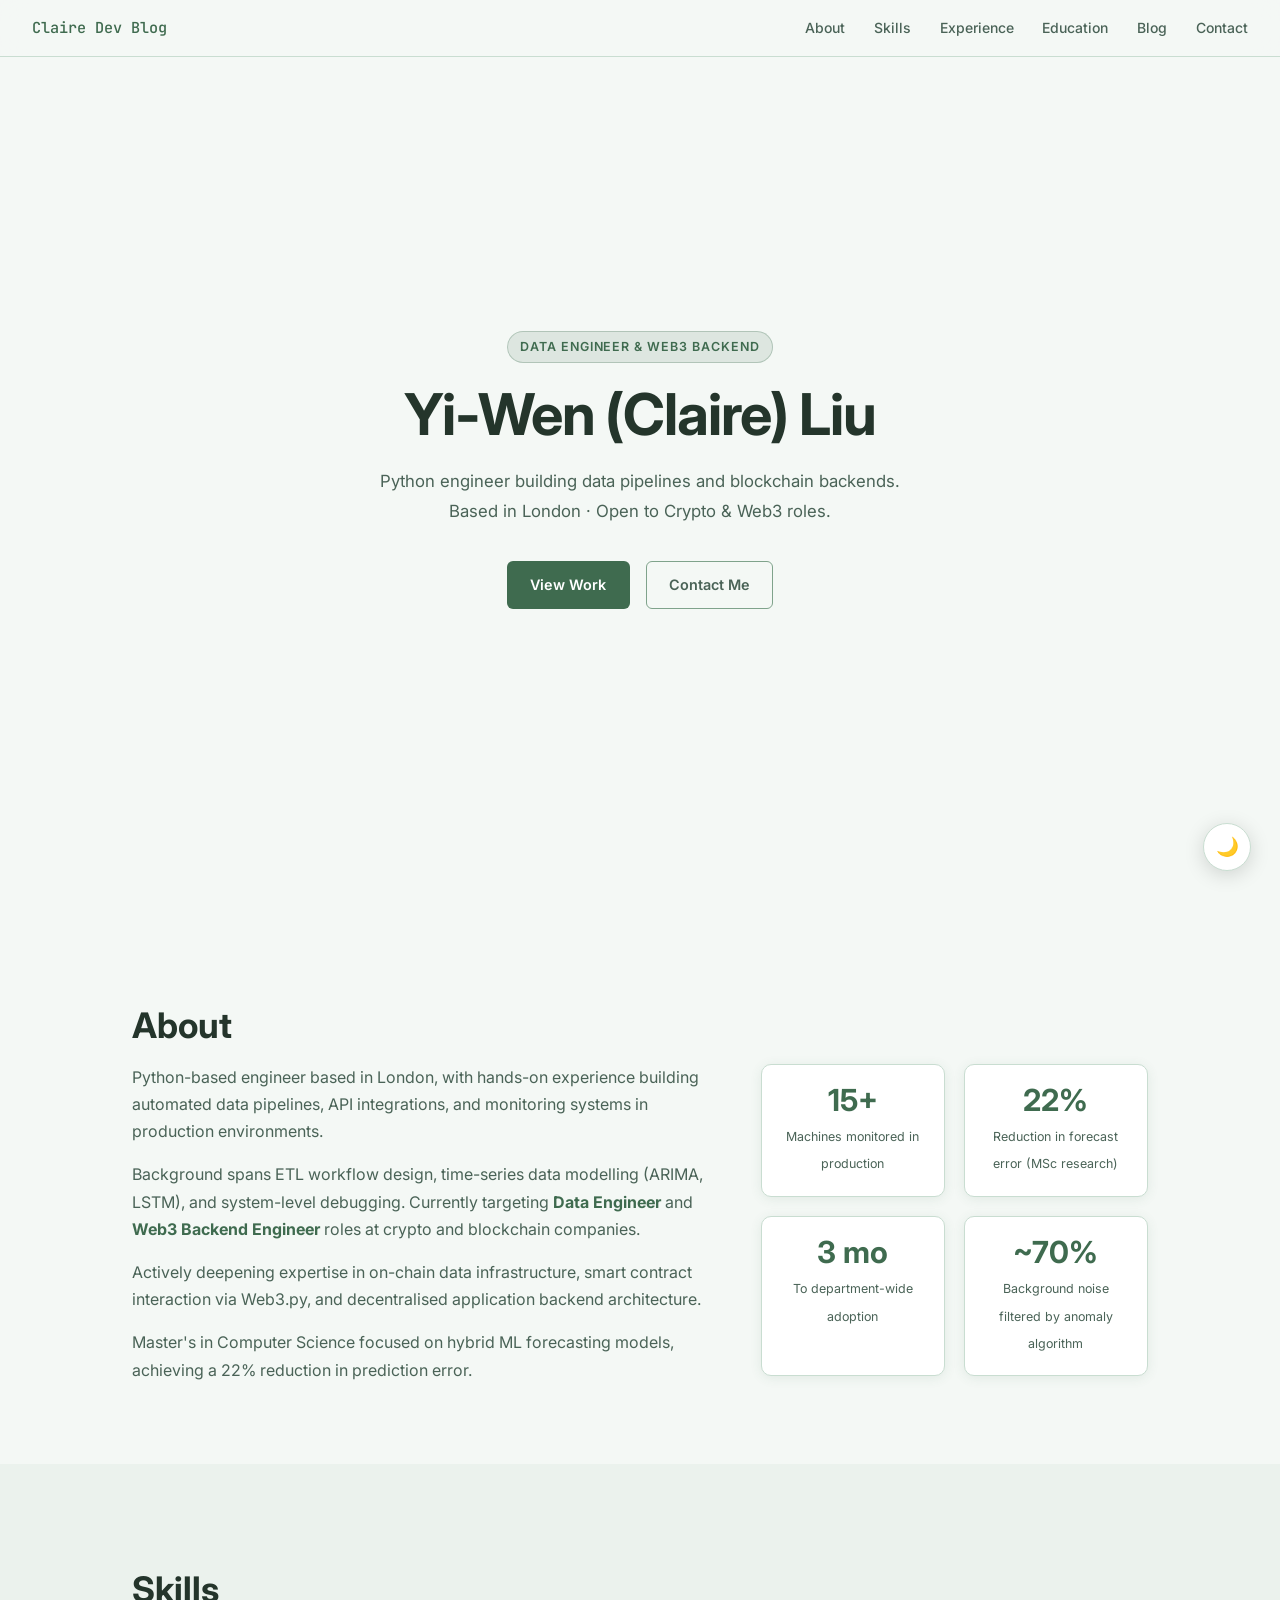
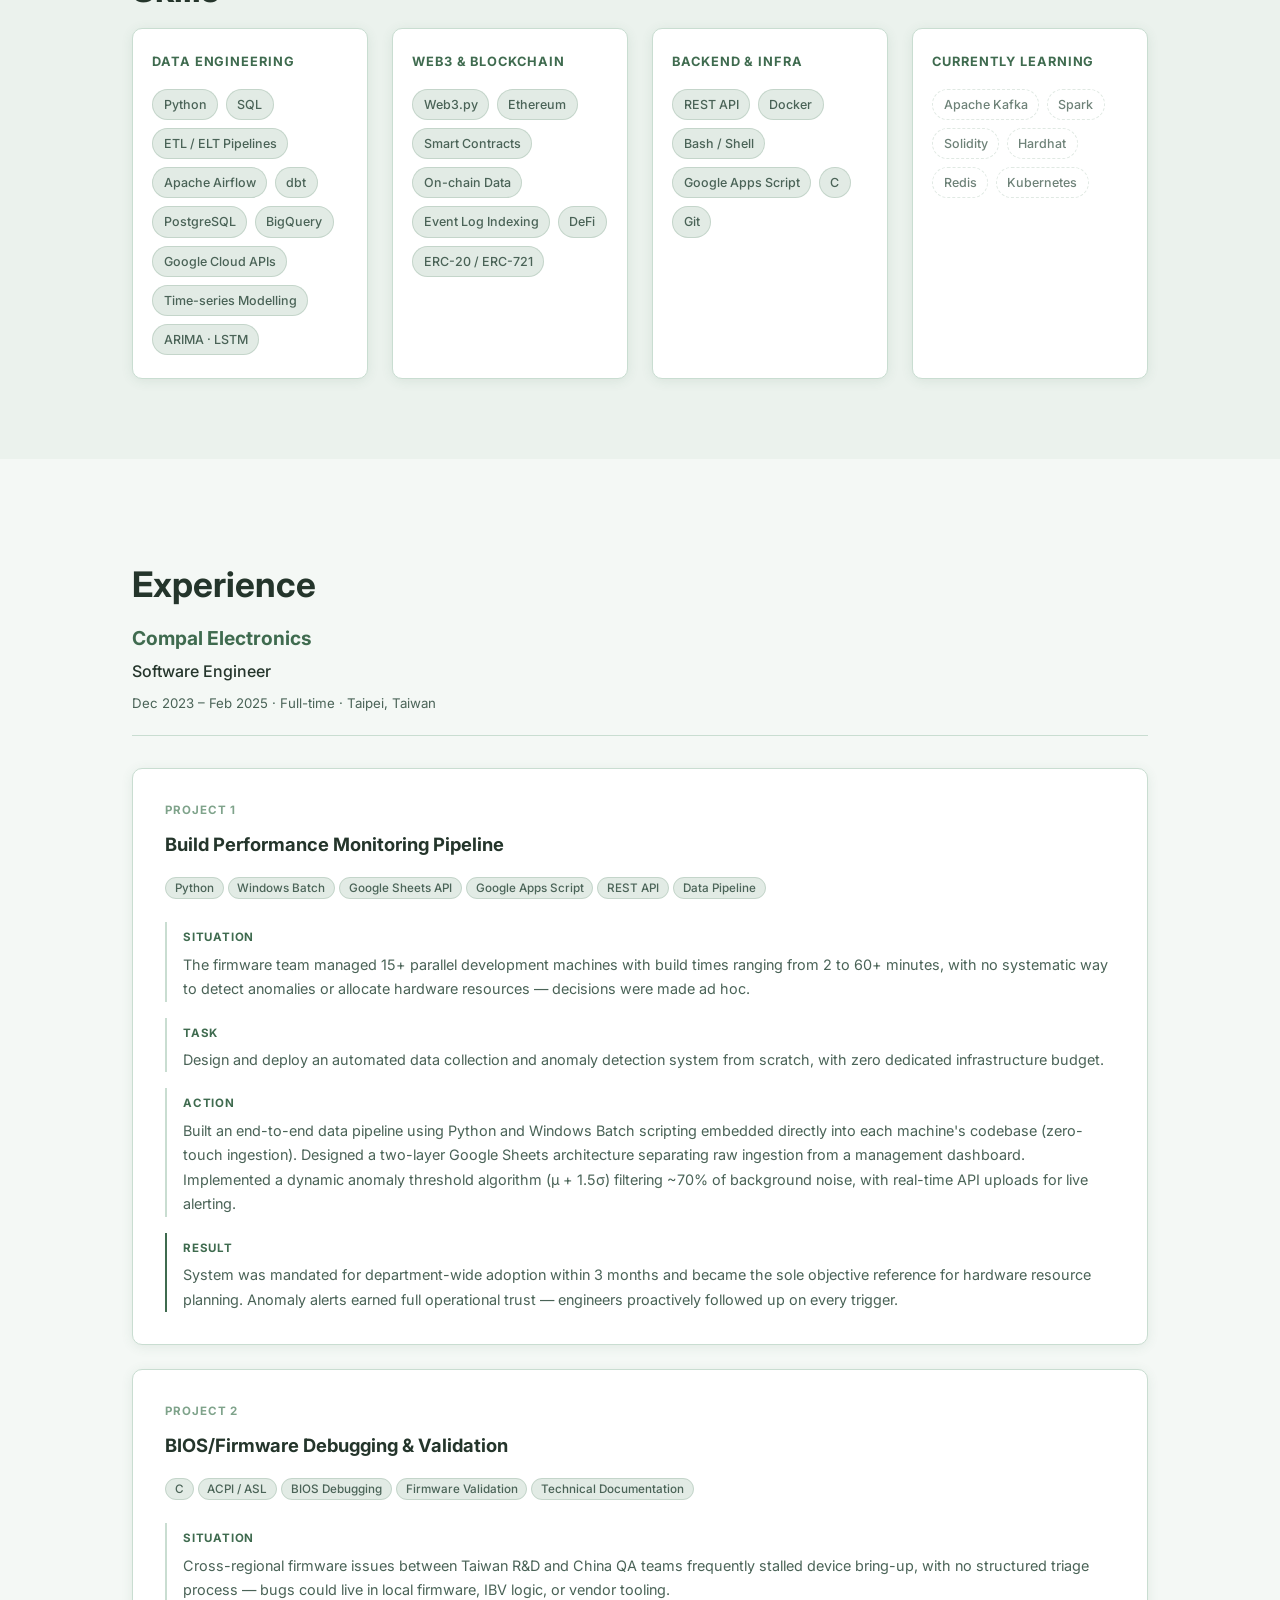
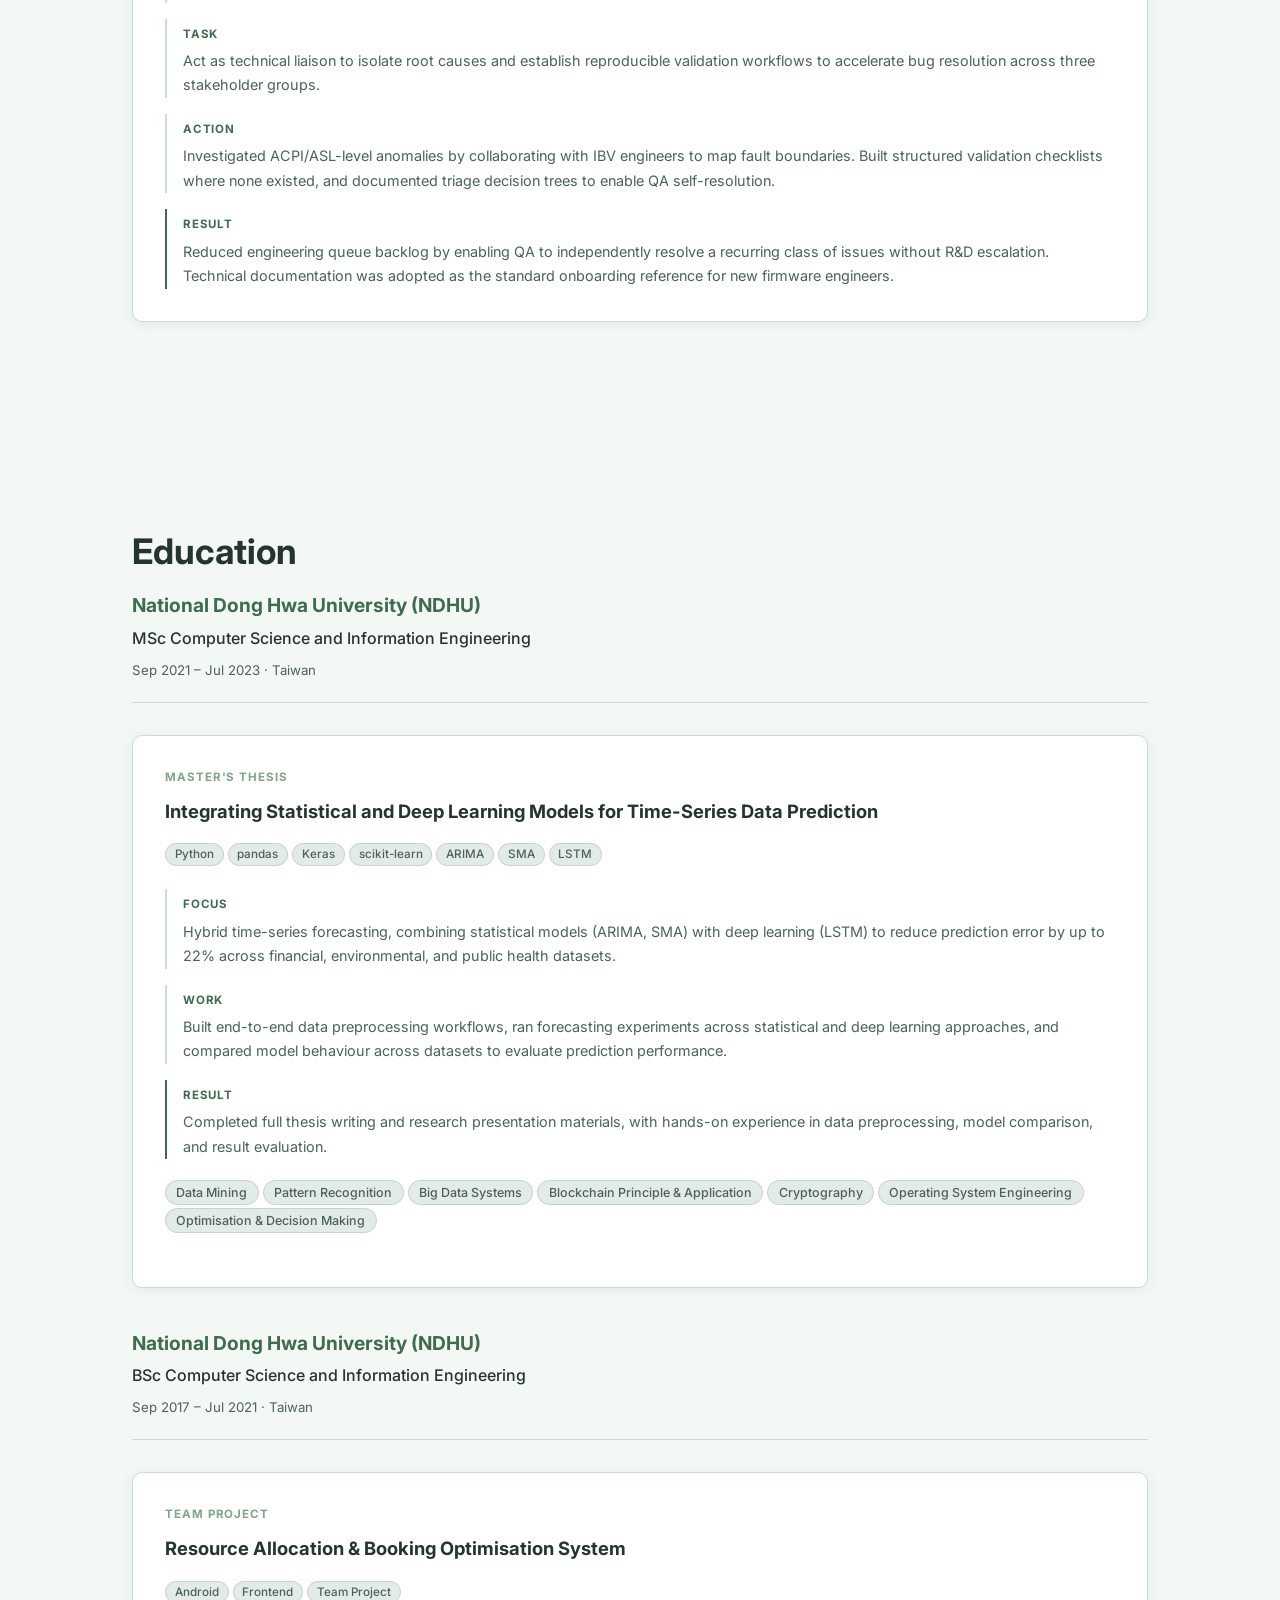
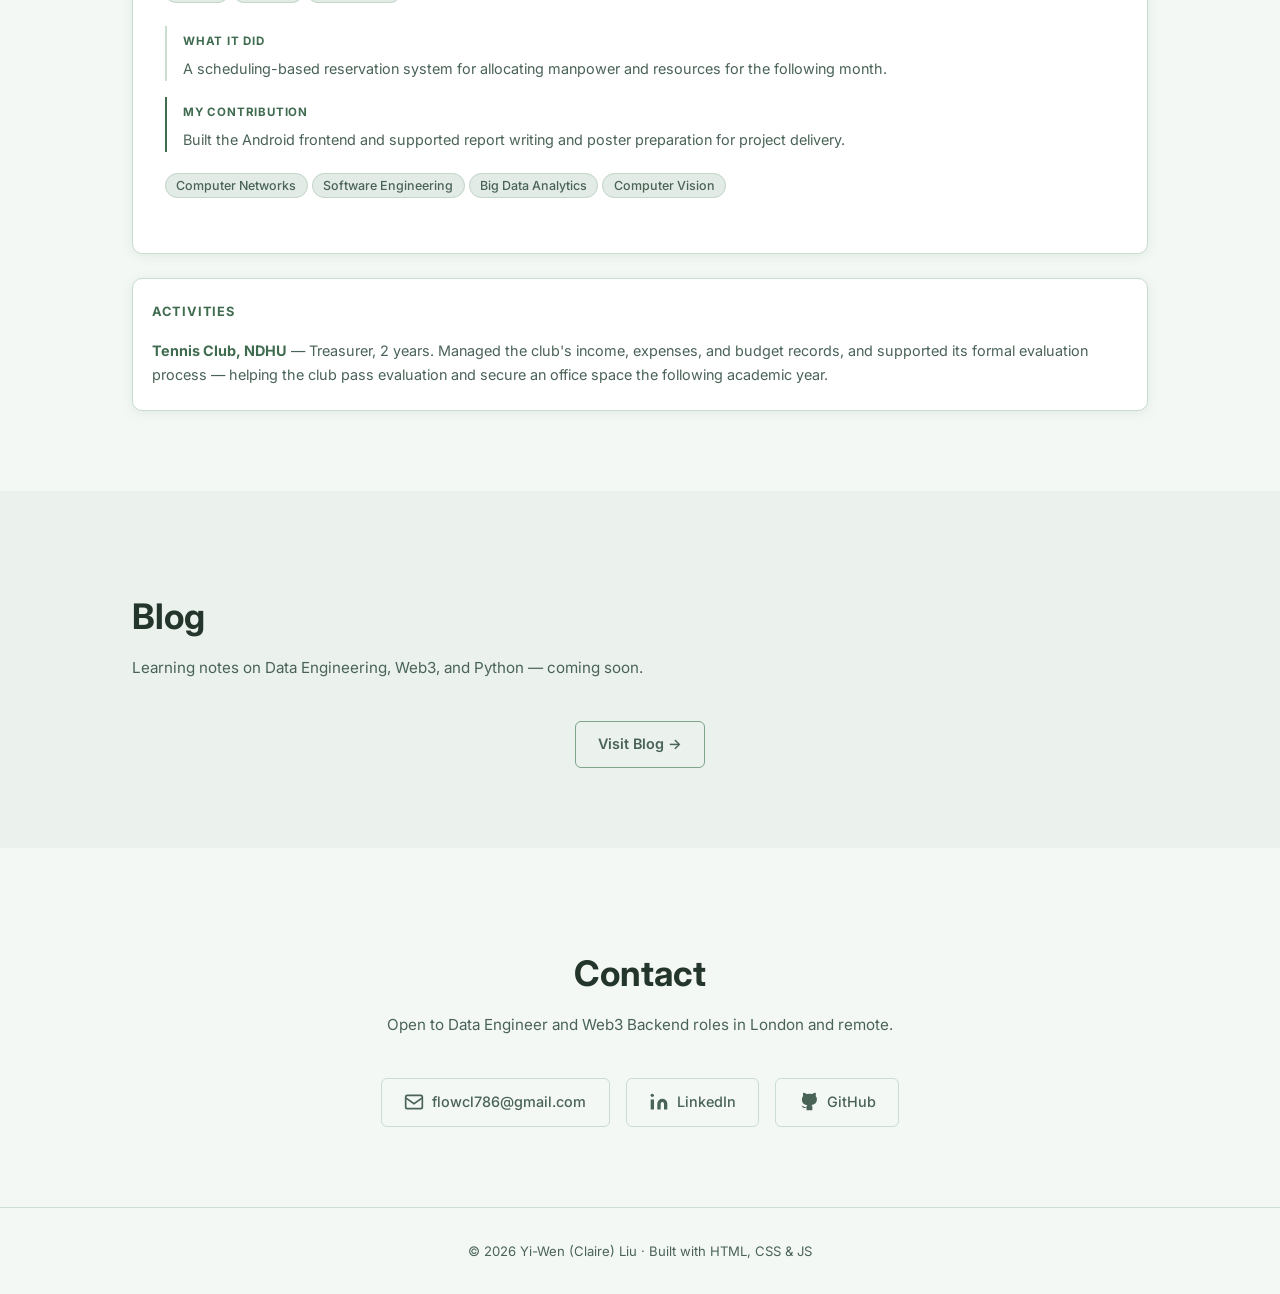
<file: index.html>
<!DOCTYPE html>
<html lang="en">
<head>
  <meta charset="UTF-8" />
  <meta name="viewport" content="width=device-width, initial-scale=1.0" />
  <title>Yi-Wen (Claire) Liu — Data Engineer & Web3 Backend</title>
  <link rel="stylesheet" href="style.css" />
  <link rel="icon" type="image/svg+xml" href="favicon.svg" />
  <link rel="preconnect" href="https://fonts.googleapis.com" />
  <link href="https://fonts.googleapis.com/css2?family=Inter:wght@300;400;500;600;700&family=JetBrains+Mono:wght@400;500&display=swap" rel="stylesheet" />
</head>
<body>

  <!-- NAV -->
  <nav class="nav" id="nav">
    <a class="nav__logo" href="index.html">Claire Dev Blog</a>
    <ul class="nav__links">
      <li><a href="#about">About</a></li>
      <li><a href="#skills">Skills</a></li>
      <li><a href="#experience">Experience</a></li>
      <li><a href="#education">Education</a></li>
      <li><a href="#blog">Blog</a></li>
      <li><a href="#contact">Contact</a></li>
    </ul>
    <button class="nav__burger" id="burger" aria-label="menu">
      <span></span><span></span><span></span>
    </button>
  </nav>

  <!-- HERO -->
  <section class="hero" id="hero">
    <div class="hero__content">
      <span class="hero__tag">Data Engineer &amp; Web3 Backend</span>
      <h1 class="hero__title">Yi-Wen (Claire) Liu</h1>
      <p class="hero__sub">
        Python engineer building data pipelines and blockchain backends.<br />
        Based in London · Open to Crypto &amp; Web3 roles.
      </p>
      <div class="hero__cta">
        <a href="#experience" class="btn btn--primary">View Work</a>
        <a href="#contact" class="btn btn--ghost">Contact Me</a>
      </div>
    </div>
  </section>

  <!-- ABOUT -->
  <section class="section" id="about">
    <div class="container">
      <h2 class="section__title">About</h2>
      <div class="about__grid">
        <div class="about__text">
          <p>
            Python-based engineer based in London, with hands-on experience building
            automated data pipelines, API integrations, and monitoring systems in
            production environments.
          </p>
          <p>
            Background spans ETL workflow design, time-series data modelling (ARIMA, LSTM),
            and system-level debugging. Currently targeting <strong>Data Engineer</strong>
            and <strong>Web3 Backend Engineer</strong> roles at crypto and blockchain companies.
          </p>
          <p>
            Actively deepening expertise in on-chain data infrastructure, smart contract
            interaction via Web3.py, and decentralised application backend architecture.
          </p>
          <p>
            Master's in Computer Science focused on hybrid ML forecasting models,
            achieving a 22% reduction in prediction error.
          </p>
        </div>
        <div class="about__facts">
          <div class="fact">
            <span class="fact__num">15+</span>
            <span class="fact__label">Machines monitored in production</span>
          </div>
          <div class="fact">
            <span class="fact__num">22%</span>
            <span class="fact__label">Reduction in forecast error (MSc research)</span>
          </div>
          <div class="fact">
            <span class="fact__num">3 mo</span>
            <span class="fact__label">To department-wide adoption</span>
          </div>
          <div class="fact">
            <span class="fact__num">~70%</span>
            <span class="fact__label">Background noise filtered by anomaly algorithm</span>
          </div>
        </div>
      </div>
    </div>
  </section>

  <!-- SKILLS -->
  <section class="section section--alt" id="skills">
    <div class="container">
      <h2 class="section__title">Skills</h2>
      <div class="skills__grid">

        <div class="skill-group">
          <h3 class="skill-group__title">Data Engineering</h3>
          <div class="tags">
            <span class="tag">Python</span>
            <span class="tag">SQL</span>
            <span class="tag">ETL / ELT Pipelines</span>
            <span class="tag">Apache Airflow</span>
            <span class="tag">dbt</span>
            <span class="tag">PostgreSQL</span>
            <span class="tag">BigQuery</span>
            <span class="tag">Google Cloud APIs</span>
            <span class="tag">Time-series Modelling</span>
            <span class="tag">ARIMA · LSTM</span>
          </div>
        </div>

        <div class="skill-group">
          <h3 class="skill-group__title">Web3 &amp; Blockchain</h3>
          <div class="tags">
            <span class="tag">Web3.py</span>
            <span class="tag">Ethereum</span>
            <span class="tag">Smart Contracts</span>
            <span class="tag">On-chain Data</span>
            <span class="tag">Event Log Indexing</span>
            <span class="tag">DeFi</span>
            <span class="tag">ERC-20 / ERC-721</span>
          </div>
        </div>

        <div class="skill-group">
          <h3 class="skill-group__title">Backend &amp; Infra</h3>
          <div class="tags">
            <span class="tag">REST API</span>
            <span class="tag">Docker</span>
            <span class="tag">Bash / Shell</span>
            <span class="tag">Google Apps Script</span>
            <span class="tag">C</span>
            <span class="tag">Git</span>
          </div>
        </div>

        <div class="skill-group">
          <h3 class="skill-group__title">Currently Learning</h3>
          <div class="tags">
            <span class="tag tag--learning">Apache Kafka</span>
            <span class="tag tag--learning">Spark</span>
            <span class="tag tag--learning">Solidity</span>
            <span class="tag tag--learning">Hardhat</span>
            <span class="tag tag--learning">Redis</span>
            <span class="tag tag--learning">Kubernetes</span>
          </div>
        </div>

      </div>
    </div>
  </section>

  <!-- EXPERIENCE -->
  <section class="section" id="experience">
    <div class="container">
      <h2 class="section__title">Experience</h2>

      <div class="exp__header">
        <div class="exp__meta">
          <span class="exp__company">Compal Electronics</span>
          <span class="exp__role">Software Engineer</span>
          <span class="exp__period">Dec 2023 – Feb 2025 · Full-time · Taipei, Taiwan</span>
        </div>
      </div>

      <!-- Project 1 -->
      <article class="project-card" id="proj-pipeline">
        <div class="project-card__label">Project 1</div>
        <h3 class="project-card__title">Build Performance Monitoring Pipeline</h3>
        <div class="project-card__stack">
          <span class="tag tag--sm">Python</span>
          <span class="tag tag--sm">Windows Batch</span>
          <span class="tag tag--sm">Google Sheets API</span>
          <span class="tag tag--sm">Google Apps Script</span>
          <span class="tag tag--sm">REST API</span>
          <span class="tag tag--sm">Data Pipeline</span>
        </div>
        <div class="star">
          <div class="star__item">
            <span class="star__label">Situation</span>
            <p>The firmware team managed 15+ parallel development machines with build times ranging from 2 to 60+ minutes, with no systematic way to detect anomalies or allocate hardware resources — decisions were made ad hoc.</p>
          </div>
          <div class="star__item">
            <span class="star__label">Task</span>
            <p>Design and deploy an automated data collection and anomaly detection system from scratch, with zero dedicated infrastructure budget.</p>
          </div>
          <div class="star__item">
            <span class="star__label">Action</span>
            <p>Built an end-to-end data pipeline using Python and Windows Batch scripting embedded directly into each machine's codebase (zero-touch ingestion). Designed a two-layer Google Sheets architecture separating raw ingestion from a management dashboard. Implemented a dynamic anomaly threshold algorithm (μ + 1.5σ) filtering ~70% of background noise, with real-time API uploads for live alerting.</p>
          </div>
          <div class="star__item star__item--result">
            <span class="star__label">Result</span>
            <p>System was mandated for department-wide adoption within 3 months and became the sole objective reference for hardware resource planning. Anomaly alerts earned full operational trust — engineers proactively followed up on every trigger.</p>
          </div>
        </div>
      </article>

      <!-- Project 2 -->
      <article class="project-card" id="proj-bios">
        <div class="project-card__label">Project 2</div>
        <h3 class="project-card__title">BIOS/Firmware Debugging &amp; Validation</h3>
        <div class="project-card__stack">
          <span class="tag tag--sm">C</span>
          <span class="tag tag--sm">ACPI / ASL</span>
          <span class="tag tag--sm">BIOS Debugging</span>
          <span class="tag tag--sm">Firmware Validation</span>
          <span class="tag tag--sm">Technical Documentation</span>
        </div>
        <div class="star">
          <div class="star__item">
            <span class="star__label">Situation</span>
            <p>Cross-regional firmware issues between Taiwan R&amp;D and China QA teams frequently stalled device bring-up, with no structured triage process — bugs could live in local firmware, IBV logic, or vendor tooling.</p>
          </div>
          <div class="star__item">
            <span class="star__label">Task</span>
            <p>Act as technical liaison to isolate root causes and establish reproducible validation workflows to accelerate bug resolution across three stakeholder groups.</p>
          </div>
          <div class="star__item">
            <span class="star__label">Action</span>
            <p>Investigated ACPI/ASL-level anomalies by collaborating with IBV engineers to map fault boundaries. Built structured validation checklists where none existed, and documented triage decision trees to enable QA self-resolution.</p>
          </div>
          <div class="star__item star__item--result">
            <span class="star__label">Result</span>
            <p>Reduced engineering queue backlog by enabling QA to independently resolve a recurring class of issues without R&amp;D escalation. Technical documentation was adopted as the standard onboarding reference for new firmware engineers.</p>
          </div>
        </div>
      </article>

    </div>
  </section>

  <!-- EDUCATION -->
  <section class="section" id="education">
    <div class="container">
      <h2 class="section__title">Education</h2>

      <div class="exp__header">
        <div class="exp__meta">
          <span class="exp__company">National Dong Hwa University (NDHU)</span>
          <span class="exp__role">MSc Computer Science and Information Engineering</span>
          <span class="exp__period">Sep 2021 – Jul 2023 · Taiwan</span>
        </div>
      </div>

      <article class="project-card" id="edu-msc">
        <div class="project-card__label">Master's Thesis</div>
        <h3 class="project-card__title">Integrating Statistical and Deep Learning Models for Time-Series Data Prediction</h3>
        <div class="project-card__stack">
          <span class="tag tag--sm">Python</span>
          <span class="tag tag--sm">pandas</span>
          <span class="tag tag--sm">Keras</span>
          <span class="tag tag--sm">scikit-learn</span>
          <span class="tag tag--sm">ARIMA</span>
          <span class="tag tag--sm">SMA</span>
          <span class="tag tag--sm">LSTM</span>
        </div>
        <div class="star">
          <div class="star__item">
            <span class="star__label">Focus</span>
            <p>Hybrid time-series forecasting, combining statistical models (ARIMA, SMA) with deep learning (LSTM) to reduce prediction error by up to 22% across financial, environmental, and public health datasets.</p>
          </div>
          <div class="star__item">
            <span class="star__label">Work</span>
            <p>Built end-to-end data preprocessing workflows, ran forecasting experiments across statistical and deep learning approaches, and compared model behaviour across datasets to evaluate prediction performance.</p>
          </div>
          <div class="star__item star__item--result">
            <span class="star__label">Result</span>
            <p>Completed full thesis writing and research presentation materials, with hands-on experience in data preprocessing, model comparison, and result evaluation.</p>
          </div>
        </div>
        <div class="project-card__stack" style="margin-top:1.2rem;">
          <span class="tag">Data Mining</span>
          <span class="tag">Pattern Recognition</span>
          <span class="tag">Big Data Systems</span>
          <span class="tag">Blockchain Principle &amp; Application</span>
          <span class="tag">Cryptography</span>
          <span class="tag">Operating System Engineering</span>
          <span class="tag">Optimisation &amp; Decision Making</span>
        </div>
      </article>

      <div class="exp__header" style="margin-top:2.4rem;">
        <div class="exp__meta">
          <span class="exp__company">National Dong Hwa University (NDHU)</span>
          <span class="exp__role">BSc Computer Science and Information Engineering</span>
          <span class="exp__period">Sep 2017 – Jul 2021 · Taiwan</span>
        </div>
      </div>

      <article class="project-card" id="edu-bsc">
        <div class="project-card__label">Team Project</div>
        <h3 class="project-card__title">Resource Allocation &amp; Booking Optimisation System</h3>
        <div class="project-card__stack">
          <span class="tag tag--sm">Android</span>
          <span class="tag tag--sm">Frontend</span>
          <span class="tag tag--sm">Team Project</span>
        </div>
        <div class="star">
          <div class="star__item">
            <span class="star__label">What it did</span>
            <p>A scheduling-based reservation system for allocating manpower and resources for the following month.</p>
          </div>
          <div class="star__item star__item--result">
            <span class="star__label">My contribution</span>
            <p>Built the Android frontend and supported report writing and poster preparation for project delivery.</p>
          </div>
        </div>
        <div class="project-card__stack" style="margin-top:1.2rem;">
          <span class="tag">Computer Networks</span>
          <span class="tag">Software Engineering</span>
          <span class="tag">Big Data Analytics</span>
          <span class="tag">Computer Vision</span>
        </div>
      </article>

      <div class="skill-group" style="margin-top:1.5rem;">
        <h3 class="skill-group__title">Activities</h3>
        <p style="font-size:.9rem; color:var(--ink-muted);">
          <strong style="color:var(--moss);">Tennis Club, NDHU</strong> — Treasurer, 2 years. Managed the club's income, expenses, and budget records, and supported its formal evaluation process — helping the club pass evaluation and secure an office space the following academic year.
        </p>
      </div>

    </div>
  </section>

  <!-- BLOG -->
  <section class="section section--alt" id="blog">
    <div class="container">
      <h2 class="section__title">Blog</h2>
      <p class="section__sub">Learning notes on Data Engineering, Web3, and Python — coming soon.</p>
      <div class="blog__cta">
        <a href="blog.html" class="btn btn--ghost">Visit Blog →</a>
      </div>
    </div>
  </section>

  <!-- CONTACT -->
  <section class="section" id="contact">
    <div class="container container--narrow">
      <h2 class="section__title">Contact</h2>
      <p class="section__sub">Open to Data Engineer and Web3 Backend roles in London and remote.</p>
      <div class="contact__links">
        <a class="contact__link" href="mailto:flowcl786@gmail.com">
          <svg width="20" height="20" fill="none" stroke="currentColor" stroke-width="2" viewBox="0 0 24 24"><rect x="2" y="4" width="20" height="16" rx="2"/><path d="m2 7 10 7 10-7"/></svg>
          flowcl786@gmail.com
        </a>
        <a class="contact__link" href="https://www.linkedin.com/in/yiwen828" target="_blank" rel="noopener">
          <svg width="20" height="20" fill="currentColor" viewBox="0 0 24 24"><path d="M16 8a6 6 0 0 1 6 6v7h-4v-7a2 2 0 0 0-2-2 2 2 0 0 0-2 2v7h-4v-7a6 6 0 0 1 6-6z"/><rect x="2" y="9" width="4" height="12"/><circle cx="4" cy="4" r="2"/></svg>
          LinkedIn
        </a>
        <a class="contact__link" href="https://github.com/flowcl786" target="_blank" rel="noopener">
          <svg width="20" height="20" fill="currentColor" viewBox="0 0 24 24"><path d="M9 19c-5 1.5-5-2.5-7-3m14 6v-3.87a3.37 3.37 0 0 0-.94-2.61c3.14-.35 6.44-1.54 6.44-7A5.44 5.44 0 0 0 20 4.77 5.07 5.07 0 0 0 19.91 1S18.73.65 16 2.48a13.38 13.38 0 0 0-7 0C6.27.65 5.09 1 5.09 1A5.07 5.07 0 0 0 5 4.77a5.44 5.44 0 0 0-1.5 3.78c0 5.42 3.3 6.61 6.44 7A3.37 3.37 0 0 0 9 18.13V22"/></svg>
          GitHub
        </a>
      </div>
    </div>
  </section>

  <footer class="footer">
    <p>© 2026 Yi-Wen (Claire) Liu · Built with HTML, CSS &amp; JS</p>
  </footer>

  <script src="main.js"></script>
</body>
</html>
</file>
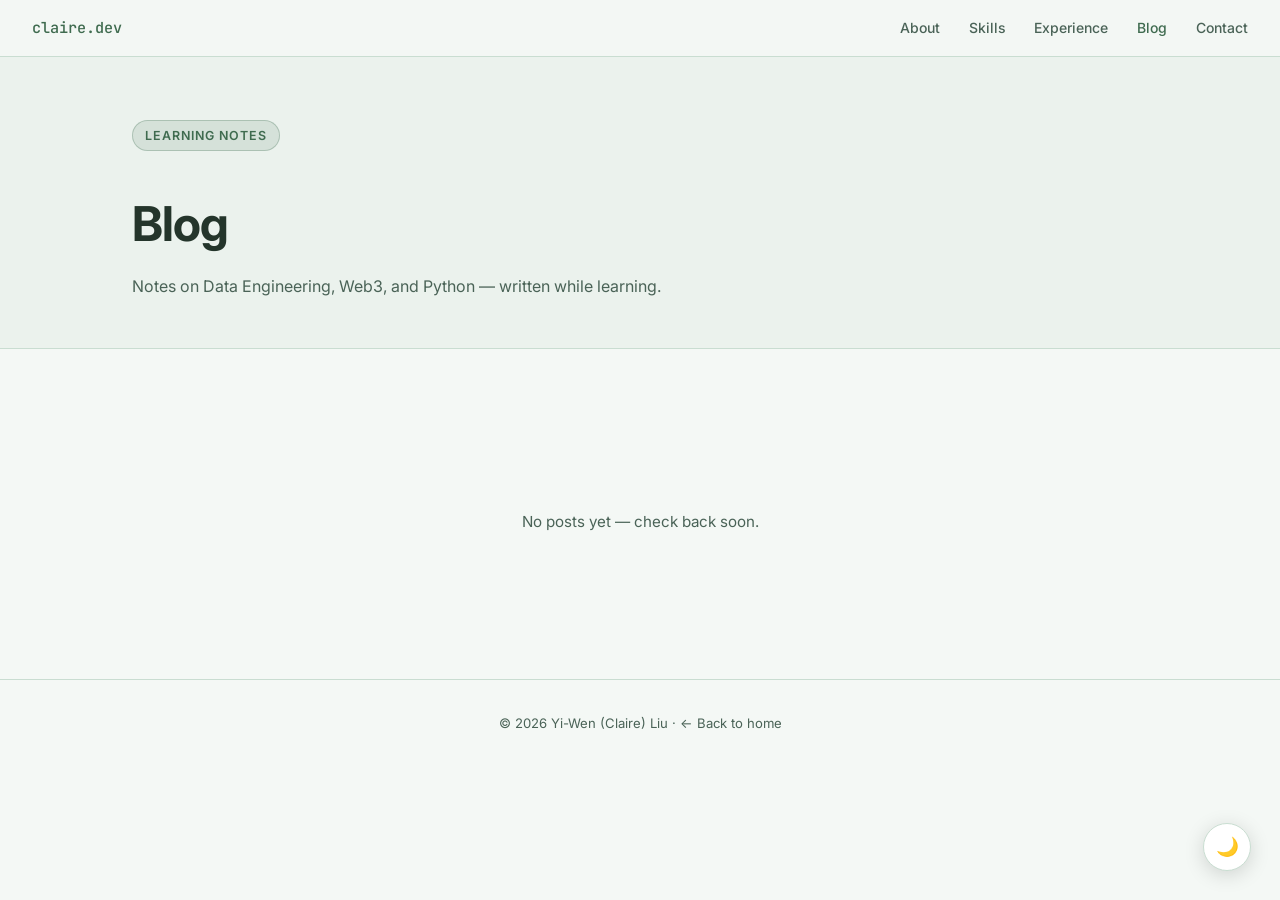
<file: blog.html>
<!DOCTYPE html>
<html lang="en">
<head>
  <meta charset="UTF-8" />
  <meta name="viewport" content="width=device-width, initial-scale=1.0" />
  <title>Blog — Claire Liu</title>
  <link rel="stylesheet" href="style.css" />
  <link rel="stylesheet" href="blog-style.css" />
  <link rel="icon" type="image/svg+xml" href="favicon.svg" />
  <link rel="preconnect" href="https://fonts.googleapis.com" />
  <link href="https://fonts.googleapis.com/css2?family=Inter:wght@300;400;500;600;700&family=JetBrains+Mono:wght@400;500&display=swap" rel="stylesheet" />
</head>
<body>

  <!-- NAV -->
  <nav class="nav" id="nav">
    <a class="nav__logo" href="index.html">claire.dev</a>
    <ul class="nav__links">
      <li><a href="index.html#about">About</a></li>
      <li><a href="index.html#skills">Skills</a></li>
      <li><a href="index.html#experience">Experience</a></li>
      <li><a href="blog.html" class="active">Blog</a></li>
      <li><a href="index.html#contact">Contact</a></li>
    </ul>
    <button class="nav__burger" id="burger" aria-label="menu">
      <span></span><span></span><span></span>
    </button>
  </nav>

  <!-- PAGE HEADER -->
  <header class="blog-header">
    <div class="container">
      <span class="hero__tag">Learning Notes</span>
      <h1 class="blog-header__title">Blog</h1>
      <p class="blog-header__sub">Notes on Data Engineering, Web3, and Python — written while learning.</p>
    </div>
  </header>

  <!-- POST LIST -->
  <main class="section">
    <div class="container">
      <div class="posts-grid" id="posts-grid">
        <!-- Post cards — add real posts here as you write them -->
      </div>

      <!-- Empty state -->
      <div class="posts-empty" id="posts-empty">
        <p>No posts yet — check back soon.</p>
      </div>
    </div>
  </main>

  <footer class="footer">
    <p>© 2026 Yi-Wen (Claire) Liu · <a href="index.html">← Back to home</a></p>
  </footer>

  <script src="main.js"></script>
  <script src="blog.js"></script>
</body>
</html>
</file>
<file: style.css>
/* ============================================================
   CSS Custom Properties — Day / Night
   ============================================================ */
:root {
  /* Day mode */
  --bg:        #F4F8F5;
  --bg-alt:    #EBF2ED;
  --ink:       #24352B;
  --ink-muted: #4A6357;
  --sage:      #7FA38B;
  --moss:      #3F6B4F;
  --moss-light:#5A8A6A;
  --border:    #C9DDD1;
  --card-bg:   #FFFFFF;
  --code-bg:   #1A2E22;
  --code-ink:  #C8E6C9;

  --radius: 10px;
  --radius-sm: 6px;
  --shadow: 0 2px 12px rgba(63,107,79,.10);
  --shadow-hover: 0 6px 24px rgba(63,107,79,.18);
  --transition: .22s ease;

  --font: 'Inter', system-ui, sans-serif;
  --mono: 'JetBrains Mono', monospace;
}

[data-theme="dark"] {
  --bg:        #132018;
  --bg-alt:    #1B2D22;
  --ink:       #EAF3ED;
  --ink-muted: #9AB8A4;
  --sage:      #8FB89B;
  --moss:      #5FA875;
  --moss-light:#72C088;
  --border:    #2D4A36;
  --card-bg:   #1E3028;
  --code-bg:   #0D1A11;
  --code-ink:  #A5D6A7;

  --shadow: 0 2px 12px rgba(0,0,0,.35);
  --shadow-hover: 0 6px 24px rgba(0,0,0,.50);
}

/* ============================================================
   Reset & Base
   ============================================================ */
*, *::before, *::after { box-sizing: border-box; margin: 0; padding: 0; }

html { scroll-behavior: smooth; font-size: 16px; }

body {
  font-family: var(--font);
  background: var(--bg);
  color: var(--ink);
  line-height: 1.7;
  transition: background var(--transition), color var(--transition);
}

a { color: inherit; text-decoration: none; }
img { display: block; max-width: 100%; }

/* ============================================================
   Nav
   ============================================================ */
.nav {
  position: fixed; top: 0; left: 0; right: 0; z-index: 100;
  display: flex; align-items: center; gap: 2rem;
  padding: .9rem 2rem;
  background: color-mix(in srgb, var(--bg) 88%, transparent);
  backdrop-filter: blur(12px);
  border-bottom: 1px solid var(--border);
  transition: background var(--transition);
}

.nav__logo {
  font-family: var(--mono);
  font-size: .95rem;
  font-weight: 500;
  color: var(--moss);
  margin-right: auto;
}

.nav__links {
  display: flex; gap: 1.8rem; list-style: none;
}

.nav__links a {
  font-size: .875rem;
  font-weight: 500;
  color: var(--ink-muted);
  transition: color var(--transition);
}
.nav__links a:hover,
.nav__links a.active { color: var(--moss); }

/* Theme toggle — floating button */
.nav__theme-btn {
  display: none;
}

.theme-fab {
  position: fixed; bottom: 1.8rem; right: 1.8rem; z-index: 200;
  width: 48px; height: 48px;
  border-radius: 50%;
  background: var(--card-bg);
  border: 1.5px solid var(--border);
  box-shadow: 0 4px 20px rgba(0,0,0,.15);
  cursor: pointer;
  font-size: 1.15rem;
  display: flex; align-items: center; justify-content: center;
  transition: transform .2s ease, box-shadow .2s ease, border-color .2s ease;
}
.theme-fab:hover {
  transform: translateY(-3px) scale(1.08);
  box-shadow: 0 8px 28px rgba(63,107,79,.25);
  border-color: var(--moss);
}

/* Burger (mobile) */
.nav__burger {
  display: none; flex-direction: column; gap: 5px;
  background: none; border: none; cursor: pointer; padding: 4px;
}
.nav__burger span {
  display: block; width: 22px; height: 2px;
  background: var(--ink); border-radius: 2px;
  transition: all var(--transition);
}

/* ============================================================
   Layout helpers
   ============================================================ */
.container { max-width: 1080px; margin: 0 auto; padding: 0 2rem; }
.container--narrow { max-width: 680px; margin: 0 auto; padding: 0 2rem; }

.section {
  padding: 96px 0 80px;
}
.section--alt { background: var(--bg-alt); }

.section__title {
  font-size: clamp(1.6rem, 3vw, 2.2rem);
  font-weight: 700; margin-bottom: .5rem;
  color: var(--ink);
}
.section__sub {
  color: var(--ink-muted); font-size: .95rem;
  margin-bottom: 2.5rem;
}

/* ============================================================
   Hero
   ============================================================ */
.hero {
  min-height: 100svh;
  display: flex;
  align-items: center;
  justify-content: center;
  padding: 120px 2rem 80px;
  max-width: 720px;
  margin: 0 auto;
  text-align: center;
}

.hero__cta { justify-content: center; }

.hero__tag {
  display: inline-block;
  font-size: .78rem; font-weight: 600; letter-spacing: .08em;
  text-transform: uppercase;
  color: var(--moss);
  background: color-mix(in srgb, var(--moss) 12%, transparent);
  border: 1px solid color-mix(in srgb, var(--moss) 28%, transparent);
  padding: .25rem .75rem; border-radius: 20px;
  margin-bottom: 1.2rem;
}

.hero__title {
  font-size: clamp(2.2rem, 5vw, 3.6rem);
  font-weight: 700;
  line-height: 1.12;
  margin-bottom: 1.2rem;
  letter-spacing: -.02em;
}

.hero__sub {
  font-size: 1.05rem;
  color: var(--ink-muted);
  margin-bottom: 2.2rem;
  line-height: 1.8;
}

.hero__cta { display: flex; gap: 1rem; flex-wrap: wrap; }

/* Code block decoration */
.hero__visual { display: flex; justify-content: center; }

.hero__code-block {
  font-family: var(--mono);
  font-size: .82rem;
  background: var(--code-bg);
  color: var(--code-ink);
  padding: 1.6rem 2rem;
  border-radius: var(--radius);
  border: 1px solid color-mix(in srgb, var(--moss) 25%, transparent);
  display: flex; flex-direction: column; gap: .4rem;
  min-width: 320px;
  box-shadow: var(--shadow);
}
.cb__line { white-space: pre; display: block; }
.cb__kw  { color: #89CBA9; }
.cb__fn  { color: #82C4A0; }
.cb__name { color: #ADE0BE; }

/* ============================================================
   Buttons
   ============================================================ */
.btn {
  display: inline-flex; align-items: center; gap: .4rem;
  padding: .65rem 1.4rem;
  border-radius: var(--radius-sm);
  font-size: .9rem; font-weight: 600;
  transition: all var(--transition); cursor: pointer;
  border: 1.5px solid transparent;
}

.btn--primary {
  background: var(--moss);
  color: #fff;
}
.btn--primary:hover {
  background: var(--moss-light);
  transform: translateY(-2px);
  box-shadow: 0 4px 16px color-mix(in srgb, var(--moss) 40%, transparent);
}

.btn--ghost {
  border-color: var(--sage);
  color: var(--ink-muted);
}
.btn--ghost:hover {
  border-color: var(--moss);
  color: var(--moss);
  background: color-mix(in srgb, var(--moss) 8%, transparent);
}

/* ============================================================
   About
   ============================================================ */
.about__grid {
  display: grid;
  grid-template-columns: 1.5fr 1fr;
  gap: 3rem;
  align-items: start;
}

.about__text p { margin-bottom: 1rem; color: var(--ink-muted); }
.about__text p:last-child { margin-bottom: 0; }
.about__text strong { color: var(--moss); }

.about__facts {
  display: grid; grid-template-columns: 1fr 1fr; gap: 1.2rem;
}

.fact {
  background: var(--card-bg);
  border: 1px solid var(--border);
  border-radius: var(--radius);
  padding: 1.2rem 1rem;
  text-align: center;
  box-shadow: var(--shadow);
  transition: transform var(--transition), box-shadow var(--transition);
}
.fact:hover { transform: translateY(-3px); box-shadow: var(--shadow-hover); }

.fact__num {
  display: block; font-size: 1.9rem; font-weight: 700;
  color: var(--moss); line-height: 1.1; margin-bottom: .3rem;
}
.fact__label { font-size: .78rem; color: var(--ink-muted); line-height: 1.4; }

/* ============================================================
   Skills
   ============================================================ */
.skills__grid {
  display: grid;
  grid-template-columns: repeat(auto-fit, minmax(220px, 1fr));
  gap: 1.5rem;
}

.skill-group {
  background: var(--card-bg);
  border: 1px solid var(--border);
  border-radius: var(--radius);
  padding: 1.4rem 1.2rem;
  box-shadow: var(--shadow);
}

.skill-group__title {
  font-size: .8rem; font-weight: 700; letter-spacing: .07em;
  text-transform: uppercase; color: var(--moss);
  margin-bottom: 1rem;
}

.tags { display: flex; flex-wrap: wrap; gap: .5rem; }

.tag {
  font-size: .78rem; font-weight: 500;
  padding: .25rem .65rem; border-radius: 20px;
  background: color-mix(in srgb, var(--sage) 15%, var(--bg));
  color: var(--ink-muted);
  border: 1px solid color-mix(in srgb, var(--sage) 30%, transparent);
  transition: all var(--transition);
}
.tag:hover {
  background: color-mix(in srgb, var(--moss) 15%, var(--bg));
  color: var(--moss);
  border-color: var(--moss);
}

.tag--sm { font-size: .73rem; padding: .2rem .55rem; }

.tag--learning {
  border-style: dashed;
  opacity: .8;
  background: transparent;
}

/* ============================================================
   Experience
   ============================================================ */
.exp__header {
  margin-bottom: 2rem;
  padding-bottom: 1.2rem;
  border-bottom: 1px solid var(--border);
}

.exp__company {
  display: block; font-size: 1.2rem; font-weight: 700; color: var(--moss);
}
.exp__role {
  display: block; font-size: 1rem; font-weight: 500; margin: .2rem 0;
}
.exp__period {
  font-size: .83rem; color: var(--ink-muted);
}

.project-card {
  background: var(--card-bg);
  border: 1px solid var(--border);
  border-radius: var(--radius);
  padding: 2rem;
  margin-bottom: 1.5rem;
  box-shadow: var(--shadow);
  transition: box-shadow var(--transition);
}
.project-card:hover { box-shadow: var(--shadow-hover); }

.project-card__label {
  font-size: .72rem; font-weight: 700; letter-spacing: .08em;
  text-transform: uppercase; color: var(--sage);
  margin-bottom: .5rem;
}

.project-card__title {
  font-size: 1.15rem; font-weight: 700; margin-bottom: .8rem;
}

.project-card__stack { margin-bottom: 1.4rem; }

.star { display: flex; flex-direction: column; gap: 1rem; }

.star__item {
  padding-left: 1rem;
  border-left: 2px solid var(--border);
  transition: border-color var(--transition);
}
.star__item:hover { border-left-color: var(--sage); }
.star__item--result { border-left-color: var(--moss); }

.star__label {
  display: inline-block;
  font-size: .72rem; font-weight: 700; letter-spacing: .07em;
  text-transform: uppercase; color: var(--moss);
  margin-bottom: .3rem;
}

.star__item p { font-size: .9rem; color: var(--ink-muted); }

/* ============================================================
   Blog
   ============================================================ */
.blog__grid {
  display: grid;
  grid-template-columns: repeat(auto-fit, minmax(280px, 1fr));
  gap: 1.4rem;
  margin-bottom: 2rem;
}

.blog-card {
  display: block;
  background: var(--card-bg);
  border: 1px solid var(--border);
  border-radius: var(--radius);
  padding: 1.6rem;
  box-shadow: var(--shadow);
  transition: transform var(--transition), box-shadow var(--transition);
}
.blog-card:hover { transform: translateY(-4px); box-shadow: var(--shadow-hover); }

.blog-card__cat {
  display: inline-block;
  font-size: .72rem; font-weight: 700; letter-spacing: .07em;
  text-transform: uppercase; color: var(--moss);
  background: color-mix(in srgb, var(--moss) 12%, transparent);
  padding: .2rem .6rem; border-radius: 20px;
  margin-bottom: .8rem;
}

.blog-card__title {
  font-size: 1rem; font-weight: 600; margin-bottom: .5rem;
  line-height: 1.4;
}

.blog-card__excerpt { font-size: .85rem; color: var(--ink-muted); margin-bottom: 1rem; }

.blog-card__date { font-size: .78rem; color: var(--sage); font-family: var(--mono); }

.blog__cta { text-align: center; }

/* ============================================================
   Contact
   ============================================================ */
#contact .section__title,
#contact .section__sub { text-align: center; }

.contact__links {
  display: flex; flex-wrap: wrap;
  justify-content: center; gap: 1rem;
  margin-top: 2rem;
}

.contact__link {
  display: flex; align-items: center; gap: .5rem;
  padding: .7rem 1.4rem;
  border: 1.5px solid var(--border);
  border-radius: var(--radius-sm);
  font-size: .9rem; font-weight: 500; color: var(--ink-muted);
  transition: all var(--transition);
}
.contact__link:hover {
  border-color: var(--moss); color: var(--moss);
  background: color-mix(in srgb, var(--moss) 8%, transparent);
  transform: translateY(-2px);
}

/* ============================================================
   Footer
   ============================================================ */
.footer {
  text-align: center; padding: 2rem;
  font-size: .82rem; color: var(--ink-muted);
  border-top: 1px solid var(--border);
}

/* ============================================================
   Scroll-reveal animation
   ============================================================ */
.reveal {
  opacity: 0; transform: translateY(20px);
  transition: opacity .55s ease, transform .55s ease;
}
.reveal.visible { opacity: 1; transform: none; }

/* ============================================================
   Responsive
   ============================================================ */
@media (max-width: 860px) {
  .hero {
    padding-top: 100px;
  }

  .about__grid { grid-template-columns: 1fr; }
  .about__facts { grid-template-columns: repeat(2, 1fr); }
}

@media (max-width: 640px) {
  .nav__links { display: none; }
  .nav__burger { display: flex; }
  .nav__links.open {
    display: flex; flex-direction: column;
    position: fixed; top: 57px; left: 0; right: 0;
    background: var(--bg);
    border-bottom: 1px solid var(--border);
    padding: 1.2rem 2rem 1.6rem;
    gap: 1.2rem;
  }

  .about__facts { grid-template-columns: 1fr 1fr; }
  .skills__grid { grid-template-columns: 1fr; }
  .project-card { padding: 1.4rem; }
  .section { padding: 72px 0 60px; }
}
</file>
<file: blog-style.css>
/* ============================================================
   blog-style.css — Blog page specific styles
   ============================================================ */

.blog-header {
  padding: 120px 0 48px;
  background: var(--bg-alt);
  border-bottom: 1px solid var(--border);
}

.blog-header__title {
  font-size: clamp(2rem, 4vw, 3rem);
  font-weight: 700; margin: .8rem 0 .5rem;
  letter-spacing: -.02em;
}

.blog-header__sub {
  color: var(--ink-muted); font-size: 1rem;
}

/* ---- Filters ---- */
.blog-filters {
  background: var(--bg);
  border-bottom: 1px solid var(--border);
  position: sticky; top: 57px; z-index: 50;
  padding: .75rem 0;
}

.blog-filters .container {
  display: flex; flex-wrap: wrap; gap: .5rem; align-items: center;
}

.filter-btn {
  font-size: .8rem; font-weight: 600; letter-spacing: .04em;
  padding: .3rem .85rem; border-radius: 20px;
  border: 1.5px solid var(--border);
  background: none; color: var(--ink-muted);
  cursor: pointer; transition: all .2s ease;
}
.filter-btn:hover { border-color: var(--sage); color: var(--moss); }
.filter-btn.active {
  background: var(--moss); border-color: var(--moss); color: #fff;
}

/* ---- Posts grid ---- */
.posts-grid {
  display: grid;
  grid-template-columns: repeat(auto-fill, minmax(300px, 1fr));
  gap: 1.5rem;
}

.post-card {
  background: var(--card-bg);
  border: 1px solid var(--border);
  border-radius: 12px;
  padding: 1.6rem;
  box-shadow: 0 2px 10px rgba(63,107,79,.08);
  transition: transform .22s ease, box-shadow .22s ease, opacity .22s ease;
  display: flex; flex-direction: column; gap: .8rem;
}
.post-card:hover { transform: translateY(-4px); box-shadow: 0 8px 28px rgba(63,107,79,.16); }

.post-card.hidden { display: none; }

.post-card__header {
  display: flex; align-items: center;
  justify-content: space-between; flex-wrap: wrap; gap: .4rem;
}

.post-card__status {
  font-size: .72rem; font-family: var(--mono);
  color: var(--sage); letter-spacing: .04em;
}

.post-card__title {
  font-size: 1rem; font-weight: 600; line-height: 1.4;
  color: var(--ink);
}

.post-card__excerpt { font-size: .875rem; color: var(--ink-muted); line-height: 1.65; }

.post-card__footer { margin-top: auto; }

.post-card__tags { display: flex; flex-wrap: wrap; gap: .4rem; }

/* ---- Coming soon style ---- */
.post-card.coming {
  border-style: dashed;
  opacity: .82;
}
.post-card.coming:hover { opacity: 1; }

/* ---- Empty state ---- */
.posts-empty {
  text-align: center; padding: 4rem 0;
  color: var(--ink-muted); font-size: .95rem;
}

/* ---- Date badge (for real posts) ---- */
.post-card__date {
  font-size: .78rem; font-family: var(--mono);
  color: var(--sage);
}

@media (max-width: 640px) {
  .posts-grid { grid-template-columns: 1fr; }
  .blog-header { padding: 100px 0 36px; }
}
</file>
